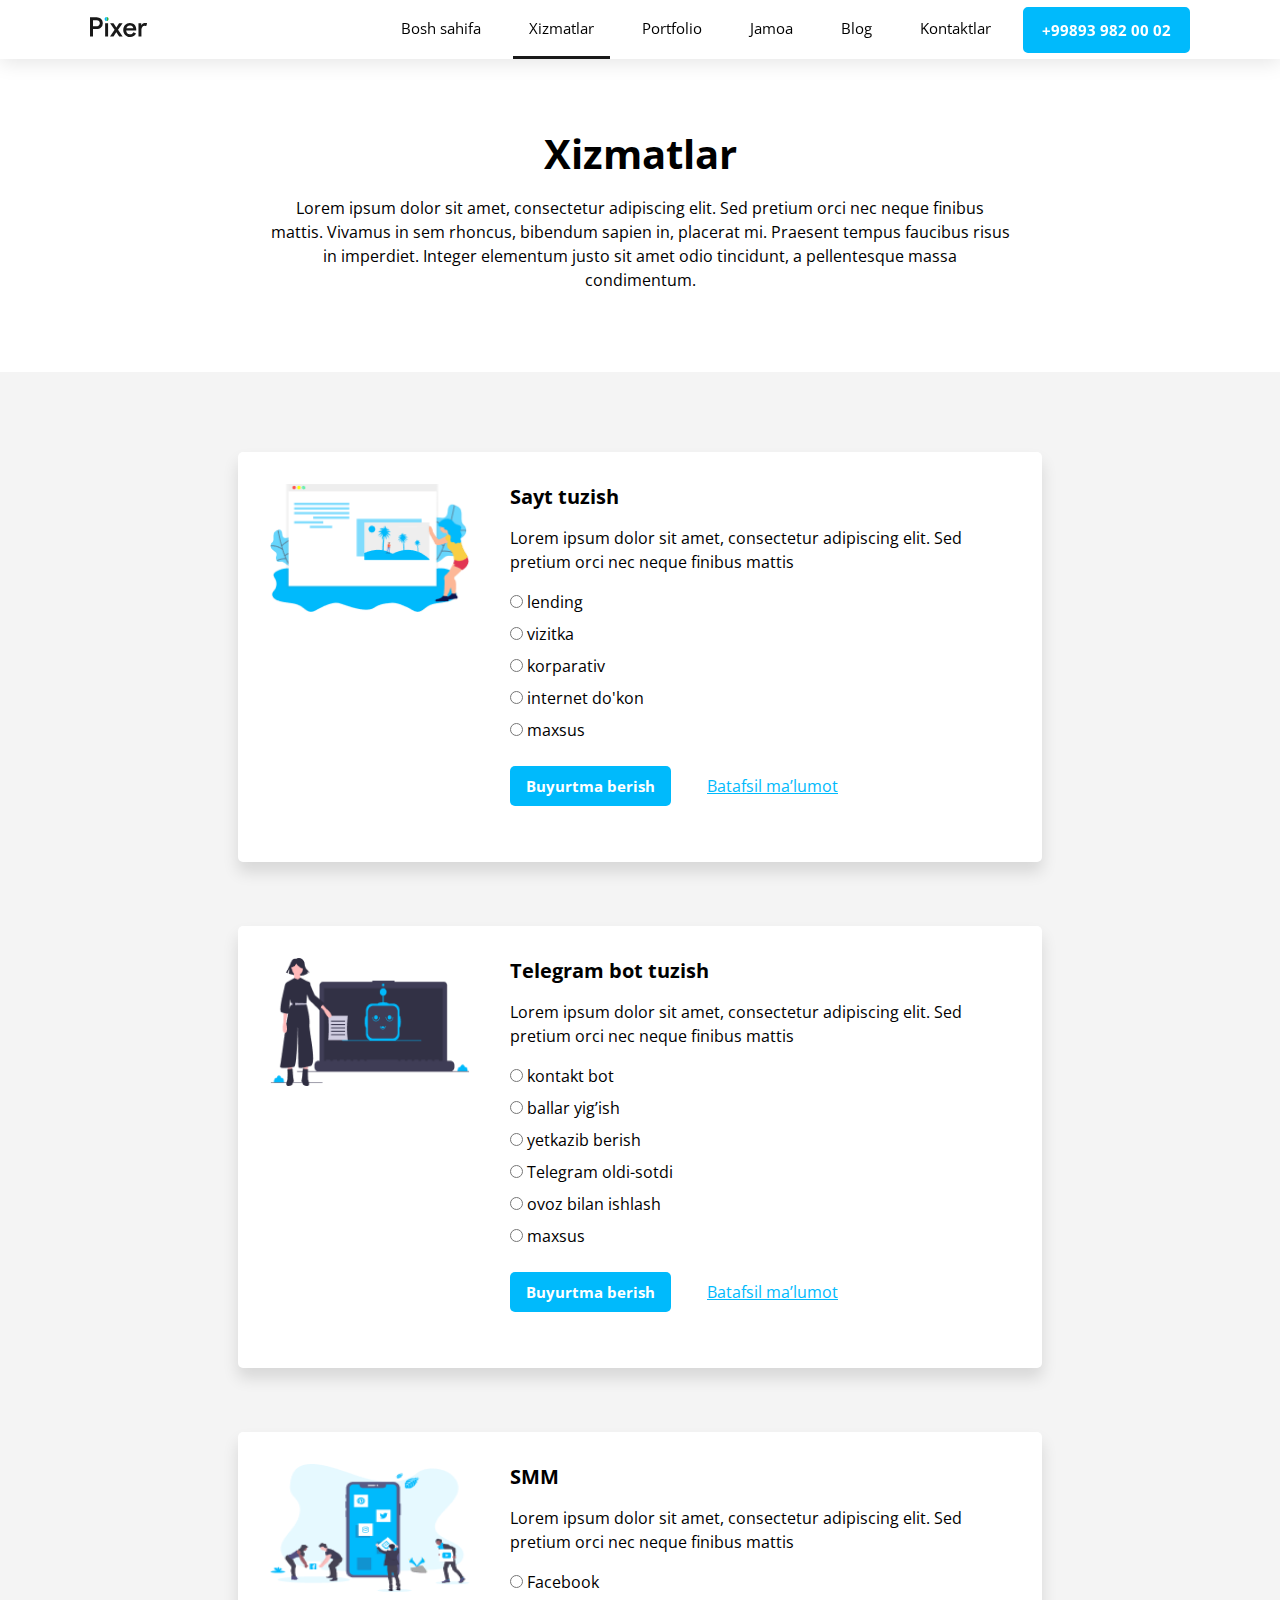
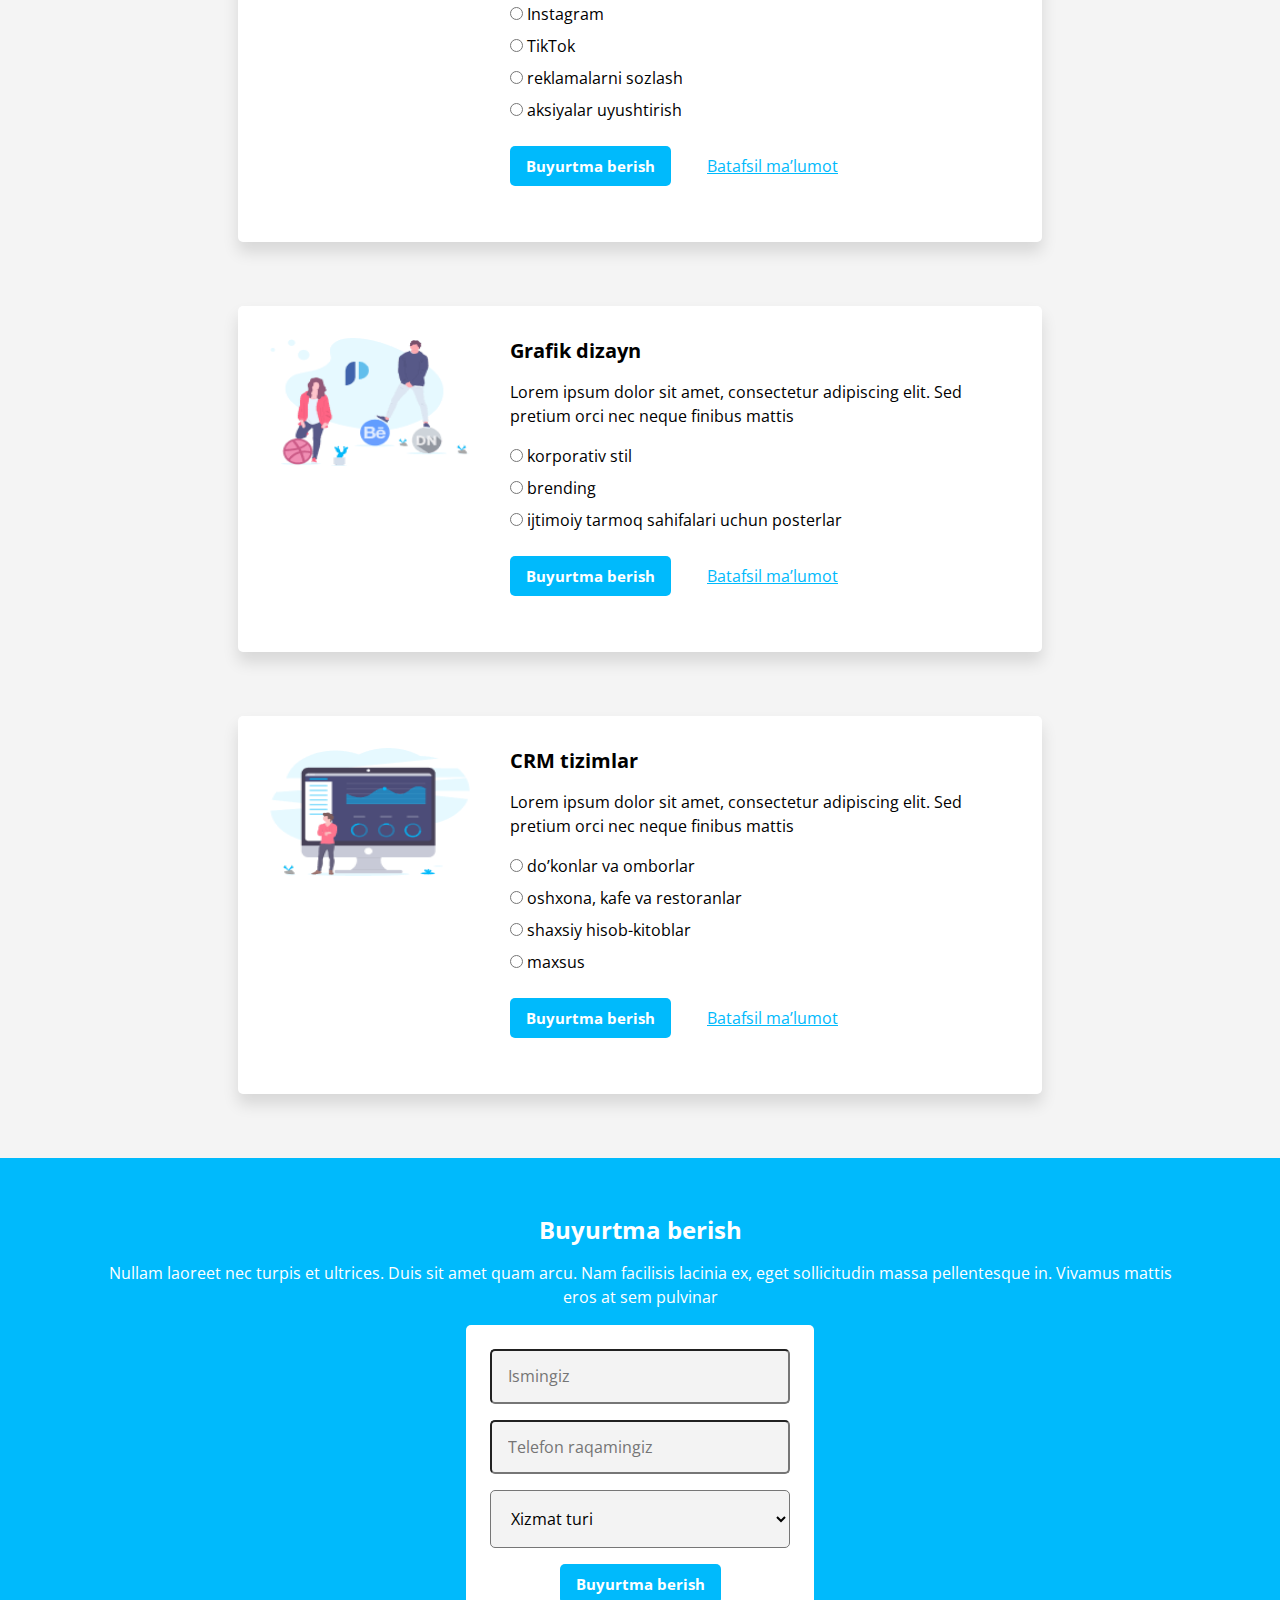
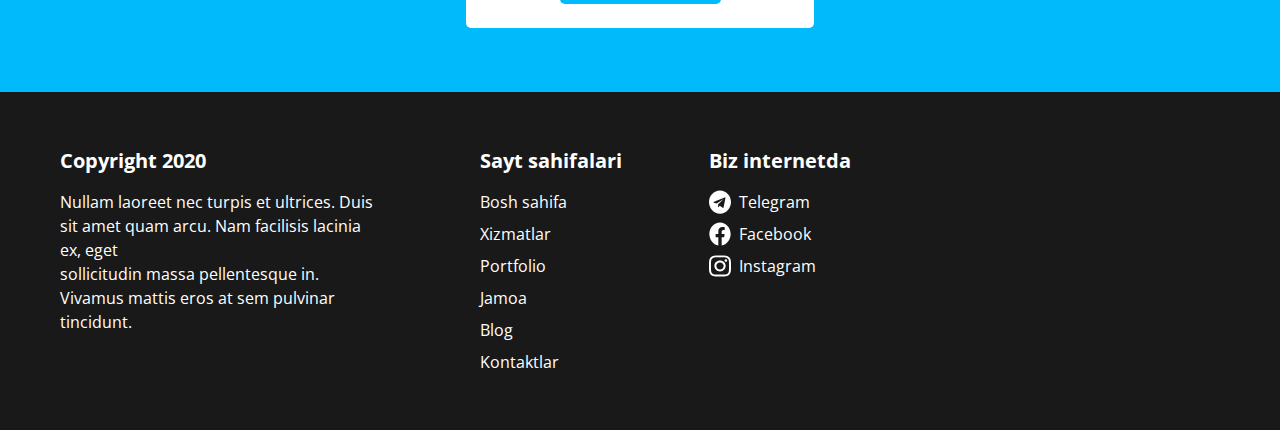
<file: Services/index.html>
<!DOCTYPE html>
<html lang="uz">
<head>
    <meta charset="UTF-8">
    <meta http-equiv="X-UA-Compatible" content="IE=edge">
    <meta name="viewport" content="width=device-width, initial-scale=1.0">
    <link rel="stylesheet" href="../Services/css/normalize.css">
    <title>Xizmatlar</title>
    <link rel="stylesheet" href="../Services/css/style.css">
    <link rel="stylesheet" href="../Services/css/minify.css">
</head>
<body>
    <!-- ________________________________SITE HEADER________________________________ -->
    <header class="header">
        <section class="header-container container">
            <a class="logo-link" href=""><img src="../Services/img/pixer-logo.svg" alt="site logo" width="58" height="20"></a>
            <nav class="site-nav">
                <ul class="site-nav__list">
                    <li class="site-nav__item">
                        <a class="site-nav__link" href="./index.html">Bosh sahifa</a>
                    </li>
                    <li class="site-nav__item">
                        <a class="site-nav__link active" href="../Services/index.html">Xizmatlar</a>
                        <ul class="site-nav__sub-list">
                            <li class="site-nav__sub-item"><a class="site-nav__sub-link" href="#">Vebsayt</a></li>
                            <li class="site-nav__sub-item"><a class="site-nav__sub-link" href="#">Telegram bot</a></li>
                            <li class="site-nav__sub-item"><a class="site-nav__sub-link" href="#">SMM</a></li>
                            <li class="site-nav__sub-item"><a class="site-nav__sub-link" href="#">Grafik dizayn</a></li>
                            <li class="site-nav__sub-item"><a class="site-nav__sub-link" href="#">CRM tizim</a></li>
                        </ul>
                    </li>
                    <li class="site-nav__item"><a class="site-nav__link" href="">Portfolio</a></li>
                    <li class="site-nav__item"><a class="site-nav__link" href="">Jamoa</a></li>
                    <li class="site-nav__item"><a class="site-nav__link" href="">Blog</a></li>
                    <li class="site-nav__item"><a class="site-nav__link" href="">Kontaktlar</a></li>
                </ul>
                
            </nav>
            <a class="tel-btn btn" href="tel:998939820002">+99893 982 00 02</a>
           
        </section>
    </header>
    <!-- _________________________________SITE HERO_________________________________ -->
    <section class="hero">
        <div class="hero-container container">
            <div class="hero-info">
                <h1 class="hero-title">Xizmatlar</h1>
                <p class="hero-desc">
                    Lorem ipsum dolor sit amet, consectetur adipiscing elit. Sed pretium orci nec neque finibus mattis. Vivamus in sem rhoncus, bibendum sapien in, placerat mi. Praesent tempus faucibus risus in imperdiet. Integer elementum justo sit amet odio tincidunt, a pellentesque massa condimentum.
                </p>
            </div>
        </div>
    </section>
    <!-- _________________________________SITE MAIN__________________________________ -->

    <main class="main">
        <section class="main-container container">
            <div class="main-cards">
                <div class="main-item">
                    <div class="main-item__info">
                        <img class="main-item__img" src="../Services/img/website-illustration.png" alt="website-illustration" 
                        srcset="/Services/img/website-illustration.png 1x, /Services/img/website-illustration@2x.png 2x">
                        <div class="main-item__subtitle">
                            <h4>Sayt tuzish</h4>
                            <p>
                                Lorem ipsum dolor sit amet, consectetur adipiscing elit. Sed pretium orci nec neque finibus mattis
                            </p>
                            <div class="main-item__select">
                                <label for="lending">
                                    <input type="radio" value="lending" name="lending">
                                    lending
                                </label>
                                <label for="vizitka">
                                    <input type="radio" value="vizitka" name="vizitka">
                                    vizitka
                                </label>
                                <label for="korparativ">
                                    <input type="radio" value="korparativ" name="korparativ">
                                    korparativ
                                </label>
                                <label for="internet do'kon">
                                    <input type="radio" value="internet do'kon" name="internet do'kon">
                                    internet do'kon
                                </label>
                                <label for="korparativ">
                                    <input type="radio" value="maxsus" name="maxsus">
                                    maxsus
                                </label>
                                <div class="services-link">
                                    <a class="services-btn btn" href="#form" >Buyurtma berish</a>
                                    <a class="services-btn" href="#form">Batafsil ma’lumot</a>
                                </div>
                            </div>
                        </div>
                    </div>
                </div>
                <div class="main-item">
                    <div class="main-item__info">
                        <img class="main-item__img" src="../Services/img/bot-illustration.png" alt="bot-illustration" 
                        srcset="/Services/img/bot-illustration.png 1x, /Services/img/bot-illustration@2x.png 2x">
                        <div class="main-item__subtitle">
                            <h4>Telegram bot tuzish</h4>
                            <p>
                                Lorem ipsum dolor sit amet, consectetur adipiscing elit. Sed pretium orci nec neque finibus mattis
                            </p>
                            <div class="main-item__select">
                                <label for="kontakt bot">
                                    <input type="radio" value="kontakt bot" name="kontakt bot">
                                    kontakt bot
                                </label>
                                <label for="ballar yig’ish">
                                    <input type="radio" value="ballar yig’ish" name="ballar yig’ish">
                                    ballar yig’ish
                                </label>
                                <label for="yetkazib berish">
                                    <input type="radio" value="yetkazib berish" name="yetkazib berish">
                                    yetkazib berish
                                </label>
                                <label for="Telegram oldi-sotdi">
                                    <input type="radio" value="Telegram oldi-sotdi" name="Telegram oldi-sotdi">
                                    Telegram oldi-sotdi
                                </label>
                                <label for="ovoz bilan ishlash">
                                    <input type="radio" value="ovoz bilan ishlash" name="ovoz bilan ishlash">
                                    ovoz bilan ishlash
                                </label>
                                <label for="maxsus">
                                    <input type="radio" value="maxsus" name="maxsus">
                                    maxsus
                                </label>
                                <div class="services-link">
                                    <a class="services-btn btn" href="#form" >Buyurtma berish</a>
                                    <a class="services-btn" href="#form">Batafsil ma’lumot</a>
                                </div>
                            </div>
                        </div>
                    </div>
                </div>
                <div class="main-item">
                    <div class="main-item__info">
                        <img class="main-item__img" src="../Services/img/smm-illustration.png" alt="smm-illustration" 
                        srcset="/Services/img/smm-illustration.png 1x, /Services/img/smm-illustration@2x.png 2x">
                        <div class="main-item__subtitle">
                            <h4>SMM</h4>
                            <p>
                                Lorem ipsum dolor sit amet, consectetur adipiscing elit. Sed pretium orci nec neque finibus mattis
                            </p>
                            <div class="main-item__select">
                                <label for="Facebook">
                                    <input type="radio" value="Facebook" name="Facebook">
                                    Facebook
                                </label>
                                <label for="Instagram">
                                    <input type="radio" value="Instagram" name="Instagram">
                                    Instagram
                                </label>
                                <label for="TikTok">
                                    <input type="radio" value="TikTok" name="TikTok">
                                    TikTok
                                </label>
                                <label for="reklamalarni sozlash">
                                    <input type="radio" value="reklamalarni sozlash" name="reklamalarni sozlash">
                                    reklamalarni sozlash
                                </label>
                                <label for="aksiyalar uyushtirish">
                                    <input type="radio" value="aksiyalar uyushtirish" name="aksiyalar uyushtirish">
                                    aksiyalar uyushtirish
                                </label>
                                <div class="services-link">
                                    <a class="services-btn btn" href="#form" >Buyurtma berish</a>
                                    <a class="services-btn" href="#form">Batafsil ma’lumot</a>
                                </div>
                            </div>
                        </div>
                    </div>
                </div>
                <div class="main-item">
                    <div class="main-item__info">
                        <img class="main-item__img" src="../Services/img/design-illustration.png" alt="design-illustration" 
                        srcset="/Services/img/design-illustration.png 1x, /Services/img/design-illustration@2x.png 2x">
                        <div class="main-item__subtitle">
                            <h4>Grafik dizayn</h4>
                            <p>
                                Lorem ipsum dolor sit amet, consectetur adipiscing elit. Sed pretium orci nec neque finibus mattis
                            </p>
                            <div class="main-item__select">
                                <label for="korporativ stil">
                                    <input type="radio" value="logkorporativ stil" name="korporativ stil">
                                    korporativ stil
                                </label>
                                <label for="brending">
                                    <input type="radio" value="brending" name="brending">
                                    brending
                                </label>
                                <label for="ijtimoiy tarmoq sahifalari uchun posterlar">
                                    <input type="radio" value="ijtimoiy tarmoq sahifalari uchun posterlar" name="ijtimoiy tarmoq sahifalari uchun posterlar">
                                    ijtimoiy tarmoq sahifalari uchun posterlar
                                </label>
                                <div class="services-link">
                                    <a class="services-btn btn" href="#form" >Buyurtma berish</a>
                                    <a class="services-btn" href="#form">Batafsil ma’lumot</a>
                                </div>
                            </div>
                        </div>
                    </div>
                </div>
                <div class="main-item">
                    <div class="main-item__info">
                        <img class="main-item__img" src="../Services/img/crm-illustration.png" alt="crm-illustration" 
                        srcset="/Services/img/crm-illustration.png 1x, /Services/img/crm-illustration@2x.png 2x">
                        <div class="main-item__subtitle">
                            <h4>CRM tizimlar</h4>
                            <p>
                                Lorem ipsum dolor sit amet, consectetur adipiscing elit. Sed pretium orci nec neque finibus mattis
                            </p>
                            <div class="main-item__select">
                                <label for="do’konlar va omborlarl">
                                    <input type="radio" value="do’konlar va omborlar" name="do’konlar va omborlar">
                                    do’konlar va omborlar
                                </label>
                                <label for="oshxona, kafe va restoranlar">
                                    <input type="radio" value="oshxona, kafe va restoranlar" name="oshxona, kafe va restoranlar">
                                    oshxona, kafe va restoranlar
                                </label>
                                <label for="shaxsiy hisob-kitoblar">
                                    <input type="radio" value="shaxsiy hisob-kitoblar" name="ishaxsiy hisob-kitob">
                                    shaxsiy hisob-kitoblar
                                </label>
                                <label for="maxsus">
                                    <input type="radio" value="maxsusr" name="maxsus">
                                    maxsus
                                </label>
                                <div class="services-link">
                                    <a class="services-btn btn" href="#form" >Buyurtma berish</a>
                                    <a class="services-btn" href="#form">Batafsil ma’lumot</a>
                                </div>
                            </div>
                        </div>
                    </div>
                </div>
            </div>
        </section>

        <!-- __________________________________FORM__________________________________ -->

        <section class="contact-container">
            <div class="contact-content container">
                <div class="contact-info" id="form">
                    <h4 class="contact-title">Buyurtma berish</h4>
                    <p class="contact-desc">Nullam laoreet nec turpis et ultrices. Duis sit amet quam arcu. Nam facilisis lacinia ex, eget sollicitudin massa pellentesque in. Vivamus mattis eros at sem pulvinar</p>
                    
                </div>
                <div class="contact-form">
                    <form action="">
                            <input class="form-input" type="text" placeholder="Ismingiz">
                            <input class="form-input" type="text" placeholder="Telefon raqamingiz">
                            <select  class="form-input" aria-label="">
                                <option>Xizmat turi</option>
                                <option value="1">Vebsayt tuzish</option>
                                <option value="1">Telegram bot</option>
                                <option value="1">SMM</option>
                                <option value="1">Grafik dizayn</option>
                                <option value="1">CRM tizimlar</option>
                              </select>
                        <a href="#" class="contact-btn btn">Buyurtma berish</a>
                    </form>
                </div>
            </div>
        </section>
    </main>

        <!-- ____________________________SITE FOOTER______________________________________ -->

        <footer class="footer">
            <div class="footer-content">
                <section class="footer-container container">
                    <div class="footer-info">
                        <h5 class="footer-info__title">Copyright 2020</h5>
                        <p class="footer-info__desc">
                            Nullam laoreet nec turpis et ultrices. Duis sit amet quam arcu. Nam facilisis lacinia ex, eget <br> sollicitudin massa pellentesque in. Vivamus mattis eros at sem pulvinar tincidunt.
                        </p>
                    </div>
                    <div class="footer-links">
                        <h5 class="footer-links__title">Sayt sahifalari</h5>
                        <nav class="footer-nav">
                            <ul class="footer-nav__list">
                                <li class="footer-nav__item">
                                    <a class="footer-nav__link" href="./index.html">Bosh sahifa</a>
                                </li>
                                <li class="footer-nav__item">
                                    <a class="footer-nav__link" href="../Services/index.html">Xizmatlar</a>
                                </li>
                                <li class="footer-nav__item">
                                    <a class="footer-nav__link" href="#">Portfolio</a>
                                </li>
                                <li class="footer-nav__item">
                                    <a class="footer-nav__link" href="#">Jamoa</a>
                                </li>
                                <li class="footer-nav__item">
                                    <a class="footer-nav__link" href="#">Blog</a>
                                </li>
                                <li class="footer-nav__item">
                                    <a class="footer-nav__link" href="#">Kontaktlar</a>
                                </li>
                            </ul>
                        </nav>
                    </div>
    
                    <div class="footer-links">
                        <h5 class="footer-links__title">Biz internetda</h5>
                        <nav class="footer-nav">
                            <ul class="footer-nav__list">
                                <li class="footer-nav__item">
                                    <a href="" class="footer-nav__link"><img src="../Home/img/telegram-icon.svg" alt="" class="footer-nav__img">Telegram</a></li>
                                <li class="footer-nav__item">
                                    <a href="" class="footer-nav__link"><img src="./img/facebook-icon.svg" alt="" class="footer-nav__img">Facebook</a></li>
                                <li class="footer-nav__item">
                                    <a href="" class="footer-nav__link"><img src="./img/instagram-icon.svg" alt="" class="footer-nav__img">Instagram</a></li>
                            </ul>
                        </nav>
                    </div>
                </section>
            </div>
        </footer>
</body>
</html>
</file>
<file: Services/css/style.css>
/*
* PostCSS: v8.4.14,
* Autoprefixer: v10.4.7
* Browsers: last 4 version
*/

/* open-sans-regular - latin */
@font-face {
     font-family: 'Open Sans';
     font-style: normal;
     font-weight: 400;
     src: local(''),
          url('../fonts/open-sans-v34-latin-regular.woff2') format('woff2'), /* Chrome 26+, Opera 23+, Firefox 39+ */
          url('../fonts/open-sans-v34-latin-regular.woff') format('woff'); /* Chrome 6+, Firefox 3.6+, IE 9+, Safari 5.1+ */
   }
   /* open-sans-700 - latin */
   @font-face {
     font-family: 'Open Sans';
     font-style: normal;
     font-weight: 700;
     src: local(''),
          url('../fonts/open-sans-v34-latin-700.woff2') format('woff2'), /* Chrome 26+, Opera 23+, Firefox 39+ */
          url('../fonts/open-sans-v34-latin-700.woff') format('woff'); /* Chrome 6+, Firefox 3.6+, IE 9+, Safari 5.1+ */
   }
   /* roboto-regular - latin */
 @font-face {
     font-family: 'Roboto';
     font-style: normal;
     font-weight: 400;
     src: local(''),
          url('../fonts/roboto-v30-latin-regular.woff2') format('woff2'), /* Chrome 26+, Opera 23+, Firefox 39+ */
          url('../fonts/roboto-v30-latin-regular.woff') format('woff'); /* Chrome 6+, Firefox 3.6+, IE 9+, Safari 5.1+ */
   }
   *{
      -webkit-box-sizing: border-box;
              box-sizing: border-box;
      padding: 0;
      margin: 0;
 }
 html{
      height: 100%;
      font-size: 10px;
      scroll-behavior: smooth;
 }
 
 body{
      height: 100%;
      font-family: 'Open Sans',sans-serif;
      font-weight: 400;
      color: #000;
      font-size: 1.6rem;
      line-height: 2.4rem;
 }
 main{
      -webkit-box-flex: 1;
          -ms-flex-positive: 1;
              flex-grow: 1;
 }
 ul,ol{
      list-style: none;
 }
 a{
      text-decoration: none;
 }
 .container{
      width: 100%;
      max-width: 116rem;
      padding-right: 3rem;
      padding-left: 3rem;
      margin-right: auto;
      margin-left: auto;
 }
 .btn{
      padding: 0.8rem 1.6rem;
      background: #00BAFC;
      border-radius: 0.5rem;
      font-weight: 700;
      font-size: 1.5rem;
      line-height: 2.4rem;
      color: #fff;
 }
 
 /* ________________________SITE HEADER________________________ */
 
 
 .header {
      width: 100%;
      padding-top: 0.8rem 0;
      background: #fff;
      position: fixed;
      -webkit-box-shadow: 0px 4px 20px rgba(0, 0, 0, 0.1);
              box-shadow: 0px 4px 20px rgba(0, 0, 0, 0.1);
 }
 .header-container {
      display: -webkit-box;
      display: -ms-flexbox;
      display: flex;
      -webkit-box-pack: justify;
          -ms-flex-pack: justify;
              justify-content: space-between;
      -webkit-box-align: center;
          -ms-flex-align: center;
              align-items: center;
 }
 .logo-link{
      display: inline-block;
      margin-right: auto;
 }
 .logo-link:hover{
      opacity: .8;
 }
 .logo-link:active{
      opacity: .6;
 }
 
 .site-nav {
      margin-right: 1.6rem;
 }
 .site-nav__list {
      display: -webkit-box;
      display: -ms-flexbox;
      display: flex;
      gap: 1.6rem     ;
 }
 .site-nav__item{
      position: relative;
 }
 
 .site-nav__link {
      font-size: 1.5rem;
      line-height: 2.4rem;
      color: #000;
      display: block;
      padding: 1.6rem;
      border-bottom: 0.3rem solid transparent;
      -webkit-transition: .3s ease;
      -o-transition: .3s ease;
      transition: .3s ease;
 }
 .tel-btn{
      display: -webkit-inline-box;
      display: -ms-inline-flexbox;
      display: inline-flex;
      border: 0.3rem solid #00BAFC;
      border-radius: 0.5rem;
      -webkit-transition: .3s ease;
      -o-transition: .3s ease;
      transition: .3s ease;
 }
 .tel-btn:hover{
      background: #FFFFFF;
      border: 0.3rem solid #00BAFC;
      border-radius: 0.5rem;
      color: #00BAFC;
 }
 .tel-btn:active{
      background: rgba(0, 186, 252, 0.6);
      border-radius: 0.5rem;
      color: #fff;
 }
 .site-nav__sub-list{
      position: absolute;
      top: 100%;
      visibility: hidden;
      pointer-events: none;
      opacity: 0;
      -webkit-transform: translateY(-1.5rem);
          -ms-transform: translateY(-1.5rem);
              transform: translateY(-1.5rem);
      -webkit-transition: opacity .3s,-webkit-transform .3s;
      transition: opacity .3s,-webkit-transform .3s;
      -o-transition: transform .3s,opacity .3s;
      transition: transform .3s,opacity .3s;
      transition: transform .3s,opacity .3s,-webkit-transform .3s;
      background: #FFFFFF;
      -webkit-box-shadow: 0px 0.4rem 2.4rem rgba(0, 0, 0, 0.1);
              box-shadow: 0px 0.4rem 2.4rem rgba(0, 0, 0, 0.1);
      border-radius: 0.5rem;
      padding: 0.8rem 0;
 }
 .site-nav__item:hover .site-nav__sub-list{
      visibility: visible;
      opacity: 1;
      pointer-events: auto;
      -webkit-transform: translateY(0);
          -ms-transform: translateY(0);
              transform: translateY(0);
 }
 .site-nav__item:hover .site-nav__link{
      border-color: #191919;
 }
 .active{
      border-color: #191919;
 }
 .site-nav__item:active .site-nav__link{
      background: rgba(25, 25, 25, 0.7);
      color: #fff;
      border-radius: 0.5rem;
 }
 
 .site-nav__sub-link{
      line-height: 24px;
      color: #000;
      padding: 0.8rem 1.6rem;
      display: block;
      white-space: nowrap;
      -webkit-transition: .5s ease;
      -o-transition: .5s ease;
      transition: .5s ease;
 }
 
 .site-nav__sub-link:hover{
      background: #00BAFC;
      color: #fff;
 }
 .site-nav__sub-link:active{
      background: #00BAFC;
      opacity: 0.6;
 }
 /* _________________________________________SITE HERO_________________________________________ */
 .hero {
      background: #fff;
      margin-bottom: 8rem;
 }
 .hero-container {
      padding-top: 12.8rem;
      text-align: center;
      width: 100%;
      max-width: 80rem;
      text-align: center;
      
 }
 
 .hero-title {
      font-weight: 700;
      font-size: 4rem;
      line-height: 130%;
      color: #000;
      margin-bottom: 1.6rem;
 }
 .hero-desc {
      color: #000;
      margin-bottom: 7.2rem;
 }
 
 /* _____________________________________________SITE MAIN_____________________________________________ */
 
 .main{
      background: #F4F4F4;
 }
 
 
 
 .main-cards {
      display: -webkit-box;
      display: -ms-flexbox;
      display: flex;
      -webkit-box-orient: vertical;
      -webkit-box-direction: normal;
          -ms-flex-direction: column;
              flex-direction: column;
      -webkit-box-align: center;
          -ms-flex-align: center;
              align-items: center;
      padding-top: 8rem;
 }
 
 .main-item {
      width: 100%;
      max-width: 804px;
      padding: 3.2rem;
      background: #fff;
      -webkit-box-shadow: 0px 10px 16px rgba(0, 0, 0, 0.12);
              box-shadow: 0px 10px 16px rgba(0, 0, 0, 0.12);
      border-radius: 5px;
      margin-bottom: 6.4rem;
 }
 
 .main-item__info {
      display: -webkit-box;
      display: -ms-flexbox;
      display: flex;
      -webkit-box-pack: center;
          -ms-flex-pack: center;
              justify-content: center;
     
 }
 .main-item__img {
      width: 200px;
      height: 128px;
 }
 .main-item__subtitle {
      width: 100%;
      max-width: 50rem;
      margin-left: 4rem;
 }
 
 .main-item__subtitle h4{
      font-weight: 700;
      font-size: 2rem;
      line-height: 130%;
      margin-bottom: 1.6rem;
 }
 .main-item__subtitle p{
      margin-bottom: 1.6rem;
 }
 .main-item__select {
      display: -webkit-box;
      display: -ms-flexbox;
      display: flex;
      -webkit-box-orient: vertical;
      -webkit-box-direction: normal;
          -ms-flex-direction: column;
              flex-direction: column;
      margin-bottom: 1.6rem;
 }
 .main-item__select :not(:last-child){
      margin-bottom: 0.8rem;
 }
 
 .services-link {
     margin-top: 1.6rem;
 }
 .services-btn {
      display: inline-block;
 }
 .services-btn:last-child {
      padding: .8rem 1.6rem;
      text-decoration: underline;
      color: #00BAFC;
 }
 .services-btn:last-child:hover{
      border-radius: 0.5rem;
      color: rgba(0, 186, 252, 0.8);
 }
 .services-btn:last-child:active{
      background: rgba(0, 186, 252, 0.6);
      border-radius: 0.5rem;
 }
 .services-btn:first-child {
      margin-right: 1.6rem;
      font-weight: 700;
      color: #fff;
 }
 .services-btn:first-child:hover{
      background: rgba(0, 186, 252, 0.8);
      border-radius: .5rem;
 }
 .services-btn:first-child:active{
      background: rgba(0, 186, 252, 0.6);
      border-radius: 0.5rem;
 }
 
 /* ____________________________________________FORM____________________________________________ */
 
 .contact-container {
      background: #00BAFC;
 }
 .contact-content{
      display: -webkit-box;
      display: -ms-flexbox;
      display: flex;
      -webkit-box-orient: vertical;
      -webkit-box-direction: normal;
          -ms-flex-direction: column;
              flex-direction: column;
      -webkit-box-align: center;
          -ms-flex-align: center;
              align-items: center;
      -webkit-box-pack: center;
          -ms-flex-pack: center;
              justify-content: center;
      
 }
 
 .contact-info {
      text-align: center;
      padding-top: 5.6rem;
 }
 .contact-title {
      font-weight: 700;
      font-size: 2.4rem;
      line-height: 130%;
      color: #FFF;
      margin-bottom: 1.6rem;
 }
 .contact-desc {
      line-height: 150%;
      color: #fff;
      margin-bottom: 1.6rem;
 }
 .contact-form {
     width: 100%;
     max-width: 34.8rem;
     background: #fff;
     border-radius: 0.5rem;
     margin-bottom: 6.4rem;
 }
 form{
      display: -webkit-box;
      display: -ms-flexbox;
      display: flex;
      -webkit-box-orient: vertical;
      -webkit-box-direction: normal;
          -ms-flex-direction: column;
              flex-direction: column;
      -webkit-box-align: center;
          -ms-flex-align: center;
              align-items: center;
      padding: 2.4rem;
      
      
 }
 .form-input{
      width: 100%;
      max-width: 30rem;
      padding: 1.6rem;
      background: #F3F3F3;
      border-radius: 0.5rem;
      margin-bottom: 1.6rem;
      
 }
 
 
 /* ____________________________________________SITE FOOTER____________________________________________ */
 
 .footer {
      background: #191919;
      
 }
 .footer-content {
      background: #191919;
 }
 .footer-container {
      display: -webkit-box;
      display: -ms-flexbox;
      display: flex;
      padding: 5.6rem 0;
 }
 
 .footer-info {
      width: 100%;
      max-width: 32rem;
      margin-right: 10rem;
 }
 .footer-info__title {
      font-weight: 700;
      font-size: 2rem;
      line-height: 130%;
      color: #fff;
      margin-bottom: 1.6rem;
 }
 .footer-info__desc {
      line-height: 150%;
      color: #fff;
 }
 .footer-links {
      margin-right: 8.7rem;
 }
 .footer-links__title {
      font-weight: 700;
      font-size: 2rem;
      line-height: 130%;
      color: #fff;
      margin-bottom: 1.6rem;
 }
 
 .footer-nav__list :not(:last-child) {
      margin-bottom: 0.8rem;
 }
 
 .footer-nav__link {
      display: -webkit-box;
      display: -ms-flexbox;
      display: flex;
      -webkit-box-align: center;
          -ms-flex-align: center;
              align-items: center;
      line-height: 150%;
      color: #fff;
 }
 .footer-nav__link:hover{
      color: #00BAFC;
 }
 .footer-nav__link:active{
      color: #00BAFC;
      opacity: 0.6;
 }
 
 .footer-nav__img {
      margin-right: 0.8rem;
 }
</file>
<file: Services/css/minify.css>
@font-face{font-family:'Open Sans';font-style:normal;font-weight:400;src:local(''),url('../fonts/open-sans-v34-latin-regular.woff2') format('woff2'),url('../fonts/open-sans-v34-latin-regular.woff') format('woff')}@font-face{font-family:'Open Sans';font-style:normal;font-weight:700;src:local(''),url('../fonts/open-sans-v34-latin-700.woff2') format('woff2'),url('../fonts/open-sans-v34-latin-700.woff') format('woff')}@font-face{font-family:'Roboto';font-style:normal;font-weight:400;src:local(''),url('../fonts/roboto-v30-latin-regular.woff2') format('woff2'),url('../fonts/roboto-v30-latin-regular.woff') format('woff')}*{box-sizing:border-box;padding:0;margin:0}html{height:100%;font-size:10px;scroll-behavior:smooth}body{height:100%;font-family:'Open Sans',sans-serif;font-weight:400;color:#000;font-size:1.6rem;line-height:2.4rem}main{flex-grow:1}ul,ol{list-style:none}a{text-decoration:none}.container{width:100%;max-width:116rem;padding-right:3rem;padding-left:3rem;margin-right:auto;margin-left:auto}.btn{padding:.8rem 1.6rem;background:#00bafc;border-radius:.5rem;font-weight:700;font-size:1.5rem;line-height:2.4rem;color:#fff}
.header{width:100%;padding-top:.8rem 0;background:#fff;position:fixed;box-shadow:0px 4px 20px rgba(0,0,0,.1)}.header-container{display:flex;justify-content:space-between;align-items:center}.logo-link{display:inline-block;margin-right:auto}.logo-link:hover{opacity:.8}.logo-link:active{opacity:.6}.site-nav{margin-right:1.6rem}.site-nav__list{display:flex;gap:1.6rem}.site-nav__item{position:relative}.site-nav__link{font-size:1.5rem;line-height:2.4rem;color:#000;display:block;padding:1.6rem;border-bottom:.3rem solid transparent;transition:.3s ease}.tel-btn{display:inline-flex;border:.3rem solid #00bafc;border-radius:.5rem;transition:.3s ease}.tel-btn:hover{background:#fff;border:.3rem solid #00bafc;border-radius:.5rem;color:#00bafc}.tel-btn:active{background:rgba(0,186,252,.6);border-radius:.5rem;color:#fff}.site-nav__sub-list{position:absolute;top:100%;visibility:hidden;pointer-events:none;opacity:0;transform:translateY(-1.5rem);transition:transform .3s,opacity .3s;background:#fff;box-shadow:0px .4rem 2.4rem rgba(0,0,0,.1);border-radius:.5rem;padding:.8rem 0}
.site-nav__item:hover .site-nav__sub-list{visibility:visible;opacity:1;pointer-events:auto;transform:translateY(0)}.site-nav__item:hover .site-nav__link{border-color:#191919}.active{border-color:#191919}.site-nav__item:active .site-nav__link{background:rgba(25,25,25,.7);color:#fff;border-radius:.5rem}.site-nav__sub-link{line-height:24px;color:#000;padding:.8rem 1.6rem;display:block;white-space:nowrap;transition:.5s ease}.site-nav__sub-link:hover{background:#00bafc;color:#fff}.site-nav__sub-link:active{background:#00bafc;opacity:.6}.hero{background:#fff;margin-bottom:8rem}.hero-container{padding-top:12.8rem;text-align:center;width:100%;max-width:80rem;text-align:center}.hero-title{font-weight:700;font-size:4rem;line-height:130%;color:#000;margin-bottom:1.6rem}.hero-desc{color:#000;margin-bottom:7.2rem}.main{background:#f4f4f4}.main-cards{display:flex;flex-direction:column;align-items:center;padding-top:8rem}.main-item{width:100%;max-width:804px;padding:3.2rem;background:#fff;box-shadow:0px 10px 16px rgba(0,0,0,.12);border-radius:5px;margin-bottom:6.4rem}
.main-item__info{display:flex;justify-content:center}.main-item__img{width:200px;height:128px}.main-item__subtitle{width:100%;max-width:50rem;margin-left:4rem}.main-item__subtitle h4{font-weight:700;font-size:2rem;line-height:130%;margin-bottom:1.6rem}.main-item__subtitle p{margin-bottom:1.6rem}.main-item__select{display:flex;flex-direction:column;margin-bottom:1.6rem}.main-item__select :not(:last-child){margin-bottom:.8rem}.services-link{margin-top:1.6rem}.services-btn{display:inline-block}.services-btn:last-child{padding:.8rem 1.6rem;text-decoration:underline;color:#00bafc}.services-btn:last-child:hover{border-radius:.5rem;color:rgba(0,186,252,.8)}.services-btn:last-child:active{background:rgba(0,186,252,.6);border-radius:.5rem}.services-btn:first-child{margin-right:1.6rem;font-weight:700;color:#fff}.services-btn:first-child:hover{background:rgba(0,186,252,.8);border-radius:.5rem}.services-btn:first-child:active{background:rgba(0,186,252,.6);border-radius:.5rem}.contact-container{background:#00bafc}
.contact-content{display:flex;flex-direction:column;align-items:center;justify-content:center}.contact-info{text-align:center;padding-top:5.6rem}.contact-title{font-weight:700;font-size:2.4rem;line-height:130%;color:#fff;margin-bottom:1.6rem}.contact-desc{line-height:150%;color:#fff;margin-bottom:1.6rem}.contact-form{width:100%;max-width:34.8rem;background:#fff;border-radius:.5rem;margin-bottom:6.4rem}form{display:flex;flex-direction:column;align-items:center;padding:2.4rem}.form-input{width:100%;max-width:30rem;padding:1.6rem;background:#f3f3f3;border-radius:.5rem;margin-bottom:1.6rem}.footer{background:#191919}.footer-content{background:#191919}.footer-container{display:flex;padding:5.6rem 0}.footer-info{width:100%;max-width:32rem;margin-right:10rem}.footer-info__title{font-weight:700;font-size:2rem;line-height:130%;color:#fff;margin-bottom:1.6rem}.footer-info__desc{line-height:150%;color:#fff}.footer-links{margin-right:8.7rem}.footer-links__title{font-weight:700;font-size:2rem;line-height:130%;color:#fff;margin-bottom:1.6rem}
.footer-nav__list :not(:last-child){margin-bottom:.8rem}.footer-nav__link{display:flex;align-items:center;line-height:150%;color:#fff}.footer-nav__link:hover{color:#00bafc}.footer-nav__link:active{color:#00bafc;opacity:.6}.footer-nav__img{margin-right:.8rem}
</file>
